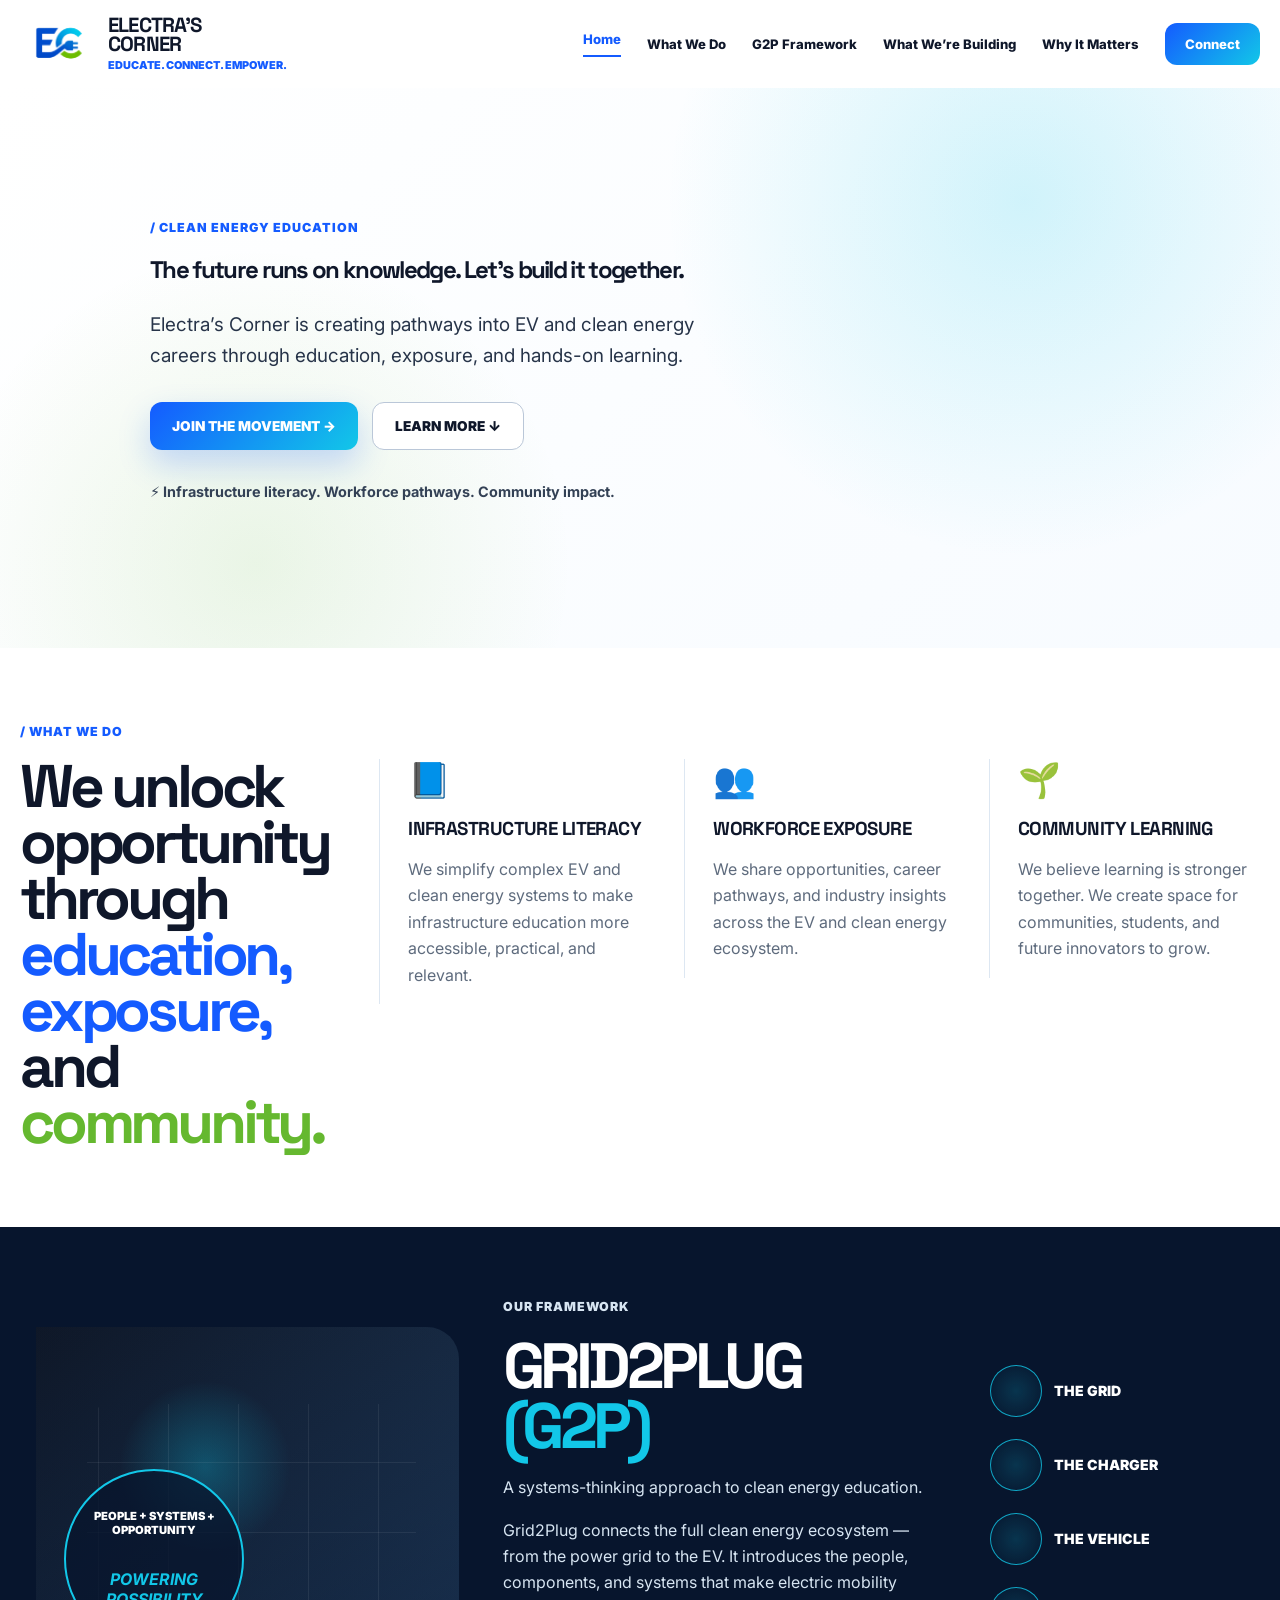
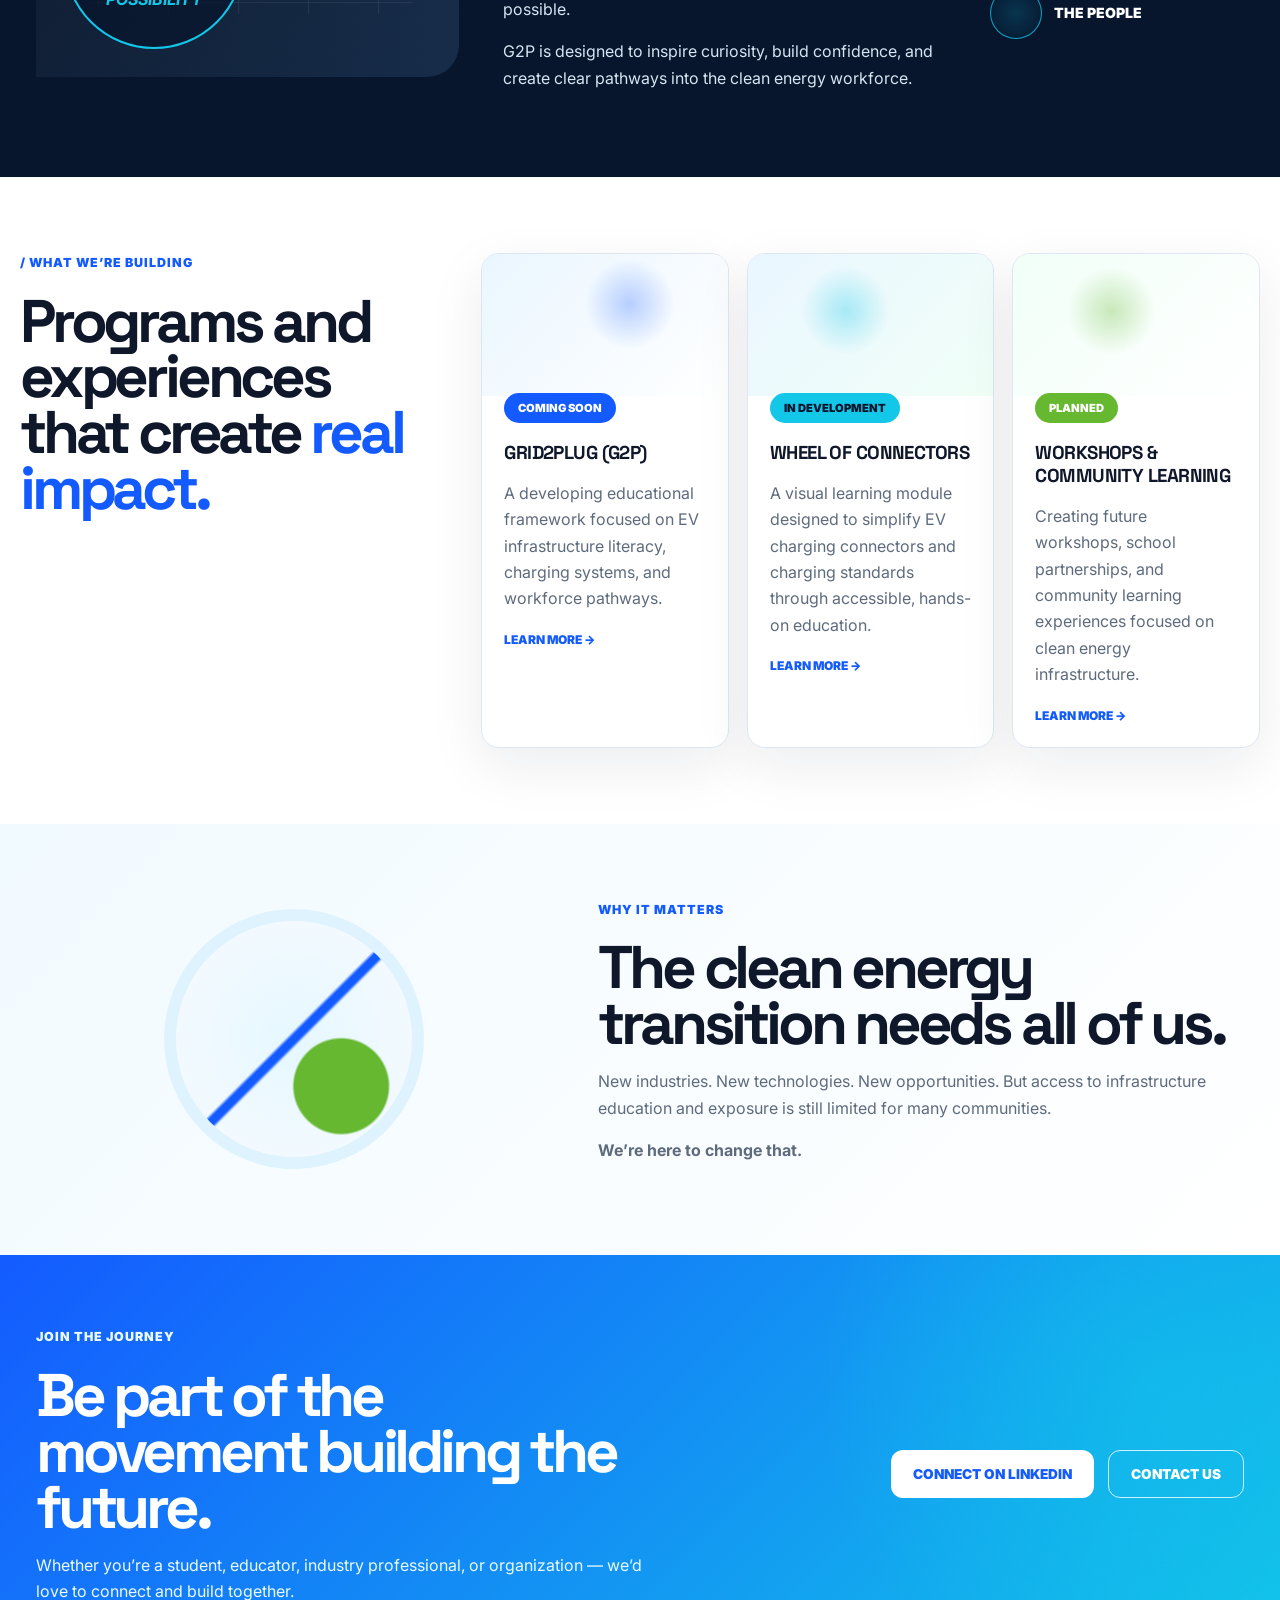
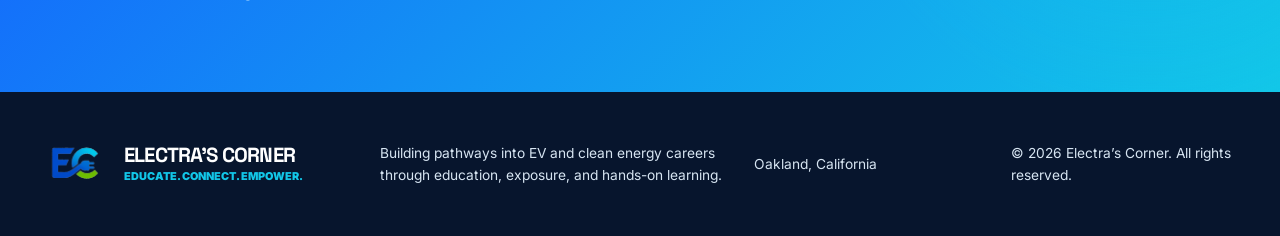
<file: index.html>
<!DOCTYPE html>
<html lang="en">
<head>
  <meta charset="UTF-8" />
  <meta name="viewport" content="width=device-width, initial-scale=1.0" />
  <title>Electra’s Corner | Clean Energy Education</title>
  <meta name="description" content="Electra’s Corner is creating pathways into EV and clean energy careers through education, exposure, and hands-on learning." />
  <link rel="preconnect" href="https://fonts.googleapis.com">
  <link rel="preconnect" href="https://fonts.gstatic.com" crossorigin>
  <link href="https://fonts.googleapis.com/css2?family=Inter:wght@400;500;600;700;800;900&family=Space+Grotesk:wght@600;700&display=swap" rel="stylesheet">
  <link rel="stylesheet" href="styles.css" />
</head>
<body>
  <header class="header">
    <a class="logo-wrap" href="#">
      <img src="ec-logo.png" alt="Electra’s Corner logo" class="logo" />
      <div>
        <strong>Electra’s<br/>Corner</strong>
        <span>Educate. Connect. Empower.</span>
      </div>
    </a>

    <nav class="nav">
      <a href="#home">Home</a>
      <a href="#what">What We Do</a>
      <a href="#g2p">G2P Framework</a>
      <a href="#building">What We’re Building</a>
      <a href="#why">Why It Matters</a>
      <a class="nav-btn" href="#connect">Connect</a>
    </nav>
  </header>

  <main id="home">
    <section class="hero">
      <div class="hero-copy">
        <p class="slash">/ clean energy education</p>
        <h2>The future runs on knowledge. <span>Let’s build it together.</span></h2>
        <p class="lead">
          Electra’s Corner is creating pathways into EV and clean energy careers through
          education, exposure, and hands-on learning.
        </p>
        <div class="actions">
          <a class="btn primary" href="#connect">Join the Movement →</a>
          <a class="btn ghost" href="#what">Learn More ↓</a>
        </div>
        <p class="micro">⚡ Infrastructure literacy. Workforce pathways. Community impact.</p>
      </div>
    </section>

    <section id="what" class="what">
      <div class="section-kicker">/ what we do</div>
      <div class="what-grid">
        <div>
          <h2>We unlock opportunity through <span>education, exposure,</span> and <em>community.</em></h2>
        </div>

        <article>
          <div class="icon">📘</div>
          <h3>Infrastructure Literacy</h3>
          <p>We simplify complex EV and clean energy systems to make infrastructure education more accessible, practical, and relevant.</p>
        </article>

        <article>
          <div class="icon">👥</div>
          <h3>Workforce Exposure</h3>
          <p>We share opportunities, career pathways, and industry insights across the EV and clean energy ecosystem.</p>
        </article>

        <article>
          <div class="icon">🌱</div>
          <h3>Community Learning</h3>
          <p>We believe learning is stronger together. We create space for communities, students, and future innovators to grow.</p>
        </article>
      </div>
    </section>

    <section id="g2p" class="g2p">
      <div class="lab-photo">
        <div class="badge">
          <small>People + systems + opportunity</small>
          <strong>Powering possibility</strong>
        </div>
      </div>

      <div class="g2p-copy">
        <p class="section-kicker cyan">our framework</p>
        <h2>Grid2Plug <span>(G2P)</span></h2>
        <p>
          A systems-thinking approach to clean energy education.
        </p>
        <p>
          Grid2Plug connects the full clean energy ecosystem — from the power grid to the EV.
          It introduces the people, components, and systems that make electric mobility possible.
        </p>
        <p>
          G2P is designed to inspire curiosity, build confidence, and create clear pathways into
          the clean energy workforce.
        </p>
      </div>

      <div class="system-list">
        <div><span></span>The Grid</div>
        <div><span></span>The Charger</div>
        <div><span></span>The Vehicle</div>
        <div><span></span>The People</div>
      </div>
    </section>

    <section id="building" class="building">
      <div>
        <p class="section-kicker">/ what we’re building</p>
        <h2>Programs and experiences that create <span>real impact.</span></h2>
      </div>

      <div class="build-cards">
        <article>
          <div class="image-block one"></div>
          <span class="pill blue">Coming Soon</span>
          <h3>Grid2Plug (G2P)</h3>
          <p>A developing educational framework focused on EV infrastructure literacy, charging systems, and workforce pathways.</p>
          <a href="#g2p">Learn More →</a>
        </article>

        <article>
          <div class="image-block two"></div>
          <span class="pill cyan-pill">In Development</span>
          <h3>Wheel of Connectors</h3>
          <p>A visual learning module designed to simplify EV charging connectors and charging standards through accessible, hands-on education.</p>
          <a href="#connect">Learn More →</a>
        </article>

        <article>
          <div class="image-block three"></div>
          <span class="pill green">Planned</span>
          <h3>Workshops & Community Learning</h3>
          <p>Creating future workshops, school partnerships, and community learning experiences focused on clean energy infrastructure.</p>
          <a href="#connect">Learn More →</a>
        </article>
      </div>
    </section>

    <section id="why" class="why">
      <div class="why-art">
        <div class="city"></div>
      </div>
      <div>
        <p class="section-kicker">why it matters</p>
        <h2>The clean energy transition needs all of us.</h2>
        <p>
          New industries. New technologies. New opportunities. But access to infrastructure education
          and exposure is still limited for many communities.
        </p>
        <p><strong>We’re here to change that.</strong></p>
      </div>
    </section>

    <section id="connect" class="connect">
      <div>
        <p class="section-kicker cyan">join the journey</p>
        <h2>Be part of the movement building the future.</h2>
        <p>
          Whether you’re a student, educator, industry professional, or organization — we’d love to
          connect and build together.
        </p>
      </div>
      <div class="connect-actions">
        <a class="btn white" href="https://www.linkedin.com/theelectrascorner">Connect on LinkedIn</a>
        <a class="btn outline" href="mailto:askelectrascorner@gmail.com">Contact Us</a>
      </div>
    </section>
  </main>

  <footer class="footer">
    <div class="logo-wrap footer-brand">
      <img src="ec-logo.png" alt="Electra’s Corner logo" class="logo" />
      <div>
        <strong>Electra’s Corner</strong>
        <span>Educate. Connect. Empower.</span>
      </div>
    </div>
    <p>Building pathways into EV and clean energy careers through education, exposure, and hands-on learning.</p>
    <p>Oakland, California</p>
    <p>© 2026 Electra’s Corner. All rights reserved.</p>
  </footer>
</body>
</html>
</file>
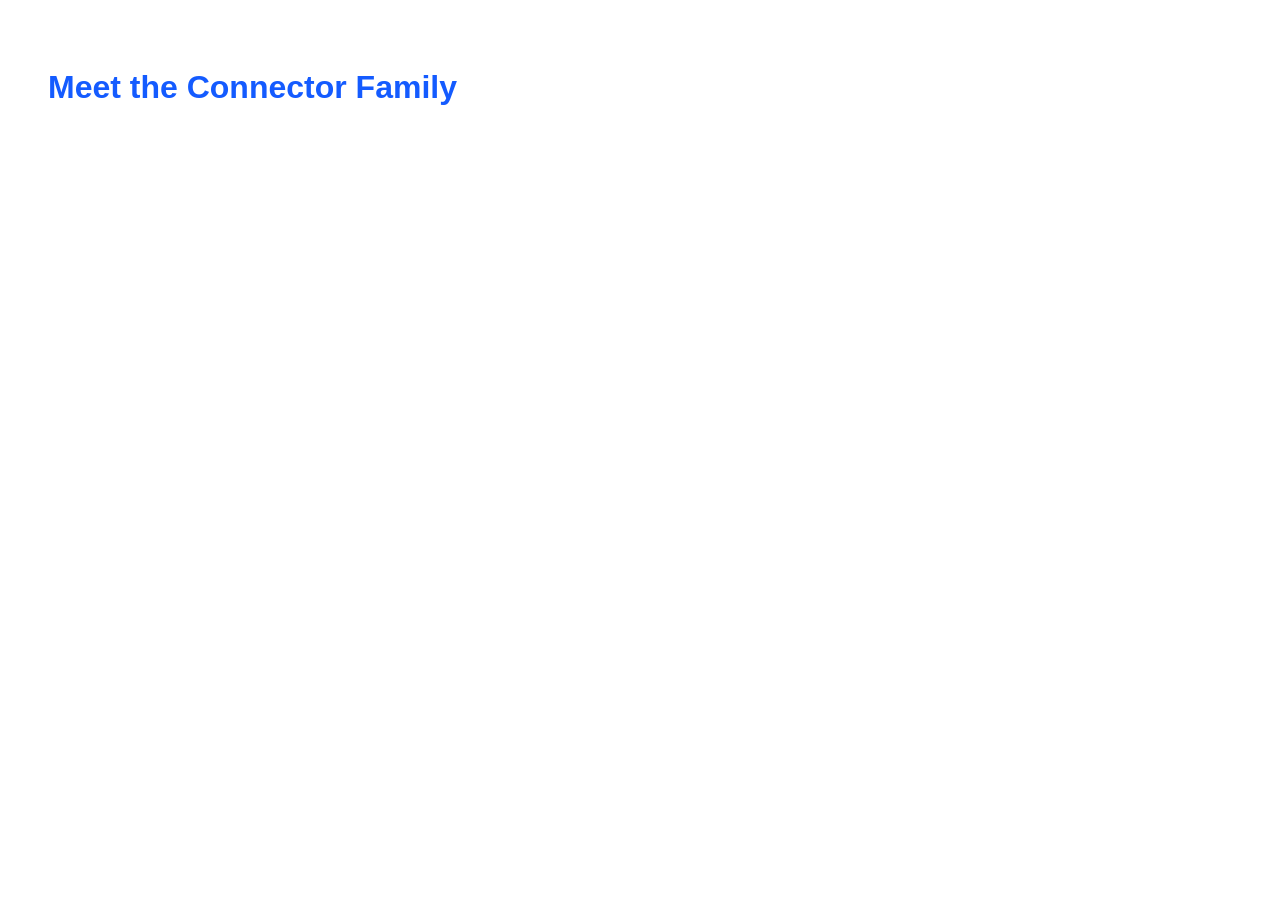
<file: connector-family.html>
<!DOCTYPE html><html><head><meta charset='UTF-8'><meta name='viewport' content='width=device-width, initial-scale=1.0'><title>Connector Family</title><link rel='stylesheet' href='woc.css'></head><body><h1>Meet the Connector Family</h1><script src='woc.js'></script></body></html>
</file>
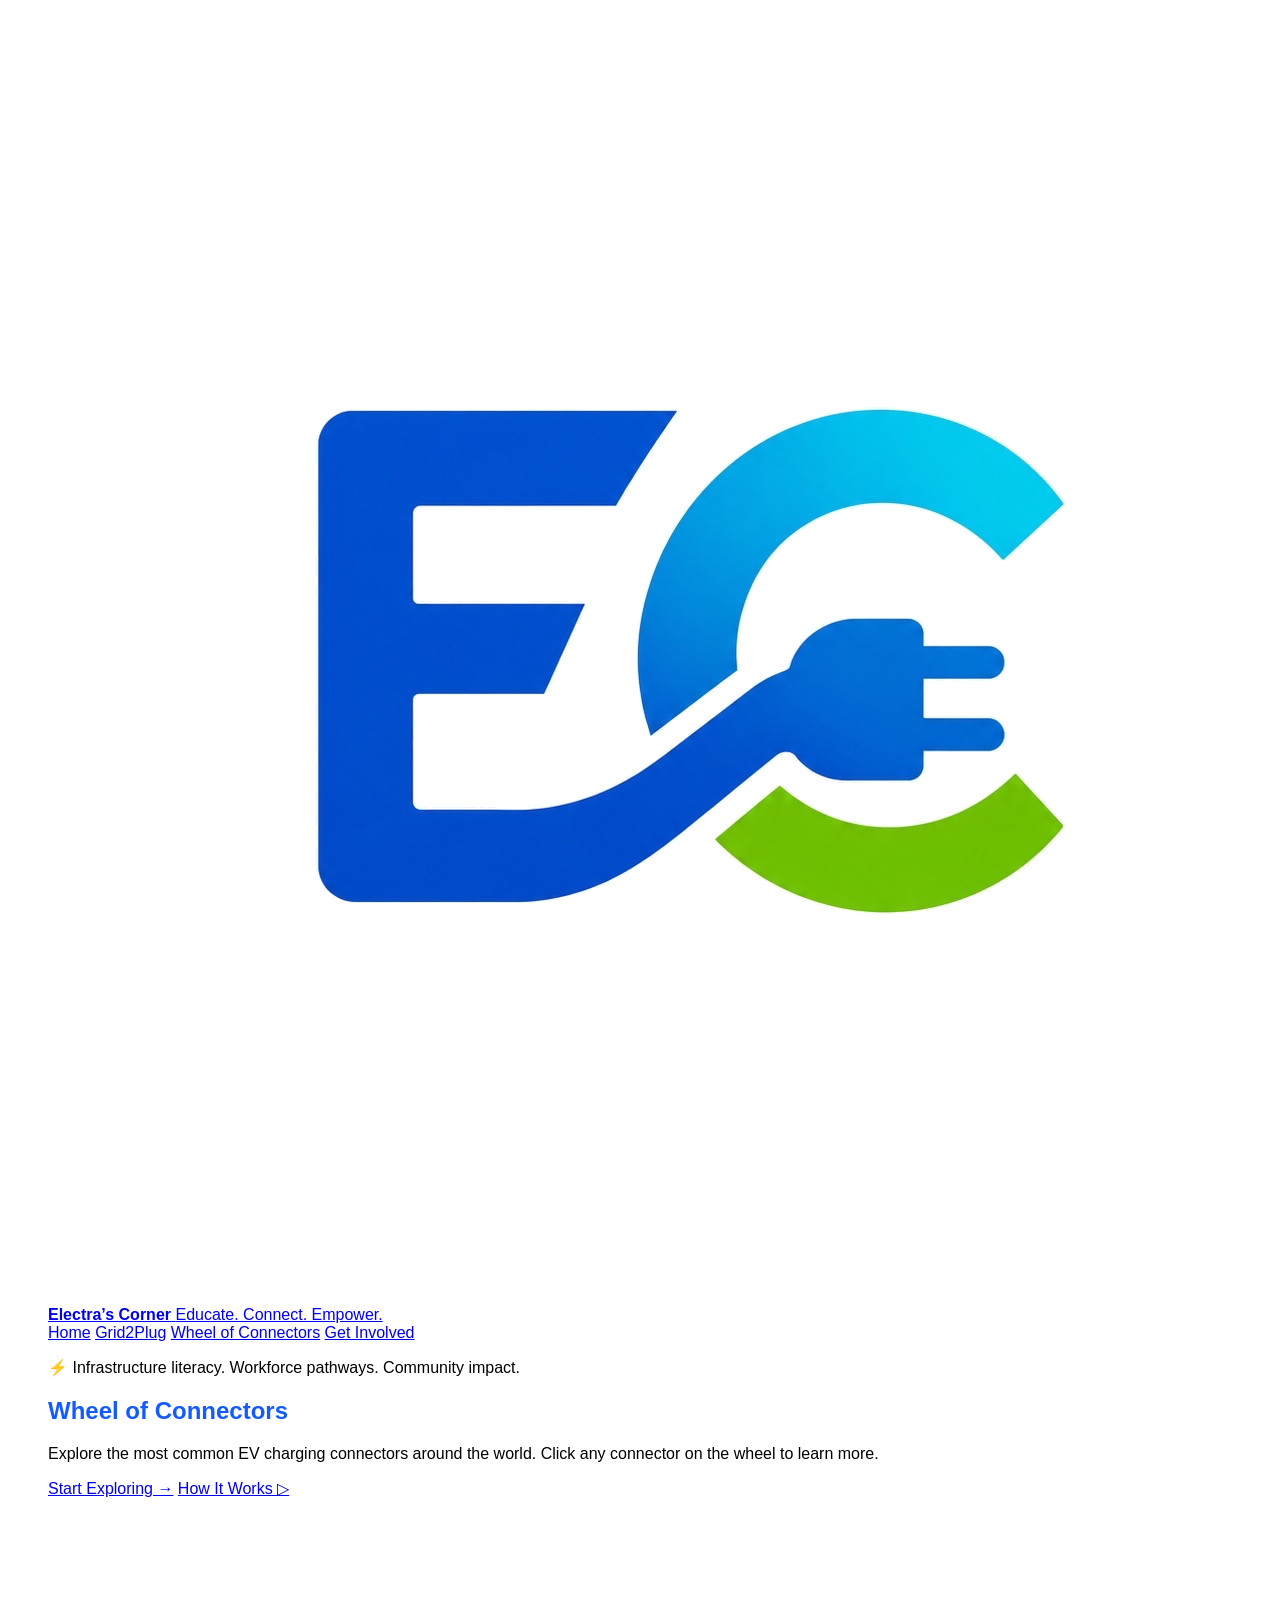
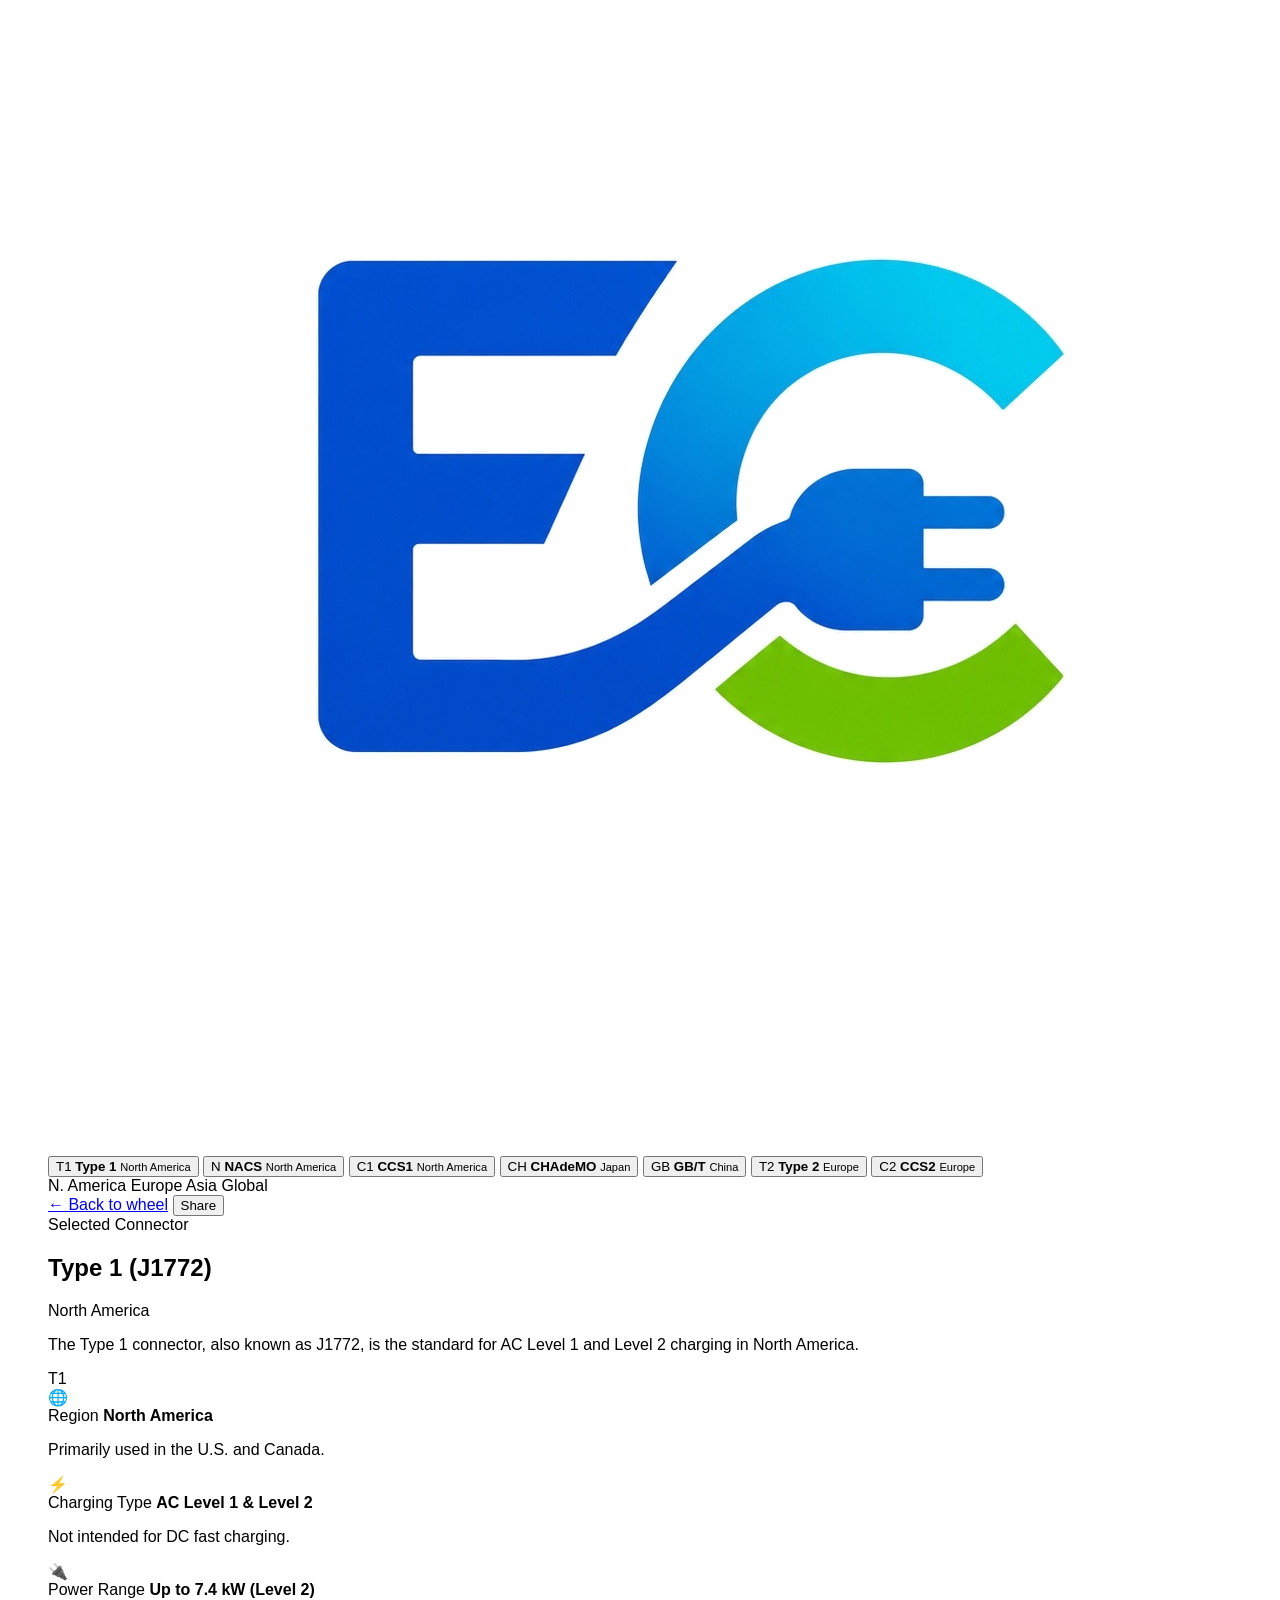
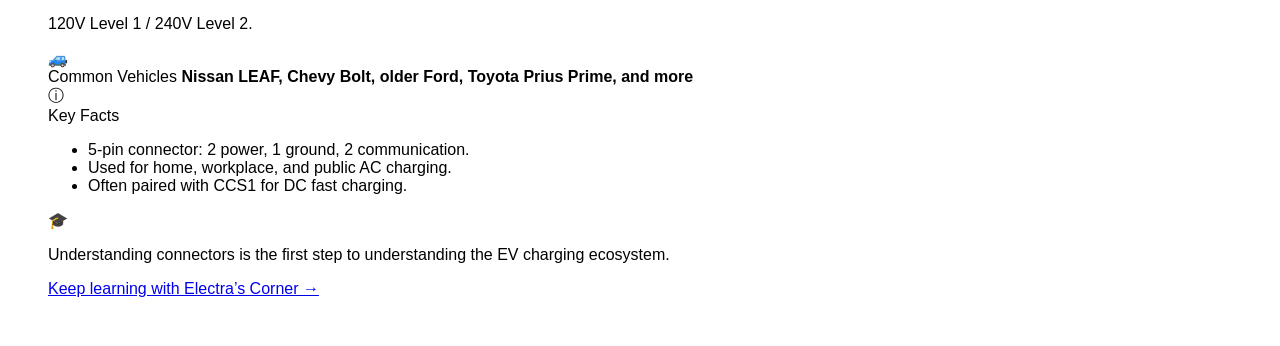
<file: wheel-of-connectors.html>
<!DOCTYPE html>
<html lang="en">
<head>
  <meta charset="UTF-8" />
  <meta name="viewport" content="width=device-width, initial-scale=1.0" />
  <title>Wheel of Connectors | Electra’s Corner</title>
  <meta name="description" content="Explore EV charging connectors through Electra’s Corner’s interactive Wheel of Connectors learning tool." />
  <link rel="preconnect" href="https://fonts.googleapis.com">
  <link rel="preconnect" href="https://fonts.gstatic.com" crossorigin>
  <link href="https://fonts.googleapis.com/css2?family=Inter:wght@400;500;600;700;800;900&family=Space+Grotesk:wght@600;700&display=swap" rel="stylesheet">
  <link rel="stylesheet" href="woc.css" />
</head>
<body>
  <header class="woc-header">
    <a class="brand" href="index.html" aria-label="Electra’s Corner home">
      <img src="ec-logo.png" alt="Electra’s Corner logo" />
      <div>
        <strong>Electra’s Corner</strong>
        <span>Educate. Connect. Empower.</span>
      </div>
    </a>

    <nav class="woc-nav">
      <a href="index.html">Home</a>
      <a href="index.html#g2p">Grid2Plug</a>
      <a href="wheel-of-connectors.html" class="active">Wheel of Connectors</a>
      <a href="index.html#connect" class="nav-button">Get Involved</a>
    </nav>
  </header>

  <main class="page-shell">
    <section class="left-panel">
      <p class="tag">⚡ Infrastructure literacy. Workforce pathways. Community impact.</p>
      <h1>Wheel of <span>Connectors</span></h1>
      <p class="intro">
        Explore the most common EV charging connectors around the world.
        Click any connector on the wheel to learn more.
      </p>

      <div class="actions">
        <a href="#wheel" class="button primary">Start Exploring →</a>
        <a href="#how" class="button secondary">How It Works ▷</a>
      </div>

      <div id="wheel" class="wheel-card">
        <div class="wheel">
          <div class="center-logo">
            <img src="ec-logo.png" alt="" />
          </div>

          <button class="node active" data-connector="j1772" style="--angle: 270deg;">
            <span>T1</span>
            <strong>Type 1</strong>
            <small>North America</small>
          </button>

          <button class="node" data-connector="nacs" style="--angle: 320deg;">
            <span>N</span>
            <strong>NACS</strong>
            <small>North America</small>
          </button>

          <button class="node" data-connector="ccs1" style="--angle: 20deg;">
            <span>C1</span>
            <strong>CCS1</strong>
            <small>North America</small>
          </button>

          <button class="node" data-connector="chademo" style="--angle: 75deg;">
            <span>CH</span>
            <strong>CHAdeMO</strong>
            <small>Japan</small>
          </button>

          <button class="node" data-connector="gbt" style="--angle: 125deg;">
            <span>GB</span>
            <strong>GB/T</strong>
            <small>China</small>
          </button>

          <button class="node" data-connector="type2" style="--angle: 180deg;">
            <span>T2</span>
            <strong>Type 2</strong>
            <small>Europe</small>
          </button>

          <button class="node" data-connector="ccs2" style="--angle: 225deg;">
            <span>C2</span>
            <strong>CCS2</strong>
            <small>Europe</small>
          </button>
        </div>

        <div class="legend">
          <span><i class="north"></i>N. America</span>
          <span><i class="europe"></i>Europe</span>
          <span><i class="asia"></i>Asia</span>
          <span><i class="global"></i>Global</span>
        </div>
      </div>
    </section>

    <aside class="detail-card" aria-live="polite">
      <div class="detail-top">
        <a href="#wheel" class="back">← Back to wheel</a>
        <button class="share" type="button">Share</button>
      </div>

      <div class="connector-hero">
        <div>
          <span class="pill">Selected Connector</span>
          <h2 id="name">Type 1 (J1772)</h2>
          <p class="region" id="region-main">North America</p>
          <p class="summary" id="summary">
            The Type 1 connector, also known as J1772, is the standard for AC Level 1 and Level 2 charging in North America.
          </p>
        </div>
        <div class="connector-visual" id="visual">T1</div>
      </div>

      <div class="info-grid">
        <article>
          <div class="icon">🌐</div>
          <span>Region</span>
          <strong id="region">North America</strong>
          <p id="region-note">Primarily used in the U.S. and Canada.</p>
        </article>

        <article>
          <div class="icon">⚡</div>
          <span>Charging Type</span>
          <strong id="type">AC Level 1 & Level 2</strong>
          <p id="type-note">Not intended for DC fast charging.</p>
        </article>

        <article>
          <div class="icon">🔌</div>
          <span>Power Range</span>
          <strong id="power">Up to 7.4 kW (Level 2)</strong>
          <p id="power-note">120V Level 1 / 240V Level 2.</p>
        </article>

        <article>
          <div class="icon">🚙</div>
          <span>Common Vehicles</span>
          <strong id="vehicles">Nissan LEAF, Chevy Bolt, older Ford, Toyota Prius Prime, and more</strong>
        </article>
      </div>

      <div class="key-facts">
        <div class="icon">ⓘ</div>
        <div>
          <span>Key Facts</span>
          <ul id="facts">
            <li>5-pin connector: 2 power, 1 ground, 2 communication.</li>
            <li>Used for home, workplace, and public AC charging.</li>
            <li>Often paired with CCS1 for DC fast charging.</li>
          </ul>
        </div>
      </div>

      <div id="how" class="learn-more">
        <div class="icon">🎓</div>
        <p>Understanding connectors is the first step to understanding the EV charging ecosystem.</p>
        <a href="index.html#g2p">Keep learning with Electra’s Corner →</a>
      </div>
    </aside>
  </main>

  <script src="woc.js"></script>
</body>
</html>
</file>
<file: styles.css>
:root {
  --navy: #07152D;
  --navy-2: #0B1F42;
  --blue: #145BFF;
  --cyan: #12C7E8;
  --green: #65B82F;
  --soft: #F7FBFF;
  --text: #0F172A;
  --muted: #5E6B7D;
  --line: #DDE7F2;
  --white: #fff;
  --shadow: 0 24px 70px rgba(7, 21, 45, .14);
}

* { box-sizing: border-box; }
html { scroll-behavior: smooth; }
body {
  margin: 0;
  font-family: Inter, system-ui, sans-serif;
  color: var(--text);
  background: white;
}
a { text-decoration: none; color: inherit; }
img { max-width: 100%; display: block; }

.header {
  width: min(1240px, calc(100% - 36px));
  height: 88px;
  margin: 0 auto;
  display: flex;
  align-items: center;
  justify-content: space-between;
}

.logo-wrap {
  display: flex;
  align-items: center;
  gap: 12px;
}
.logo {
  width: 76px;
  height: auto;
}
.logo-wrap strong {
  display: block;
  font-family: "Space Grotesk", sans-serif;
  text-transform: uppercase;
  line-height: .88;
  font-size: 1.28rem;
  letter-spacing: -.04em;
}
.logo-wrap span {
  display: block;
  margin-top: 5px;
  font-size: .68rem;
  font-weight: 900;
  text-transform: uppercase;
  color: var(--blue);
}
.logo-wrap span::after { content: " "; }
.nav {
  display: flex;
  align-items: center;
  gap: 26px;
  font-weight: 800;
  font-size: .82rem;
}
.nav a:first-child {
  color: var(--blue);
  border-bottom: 2px solid var(--blue);
  padding-bottom: 8px;
}
.nav-btn {
  background: linear-gradient(135deg, var(--blue), var(--cyan));
  color: white !important;
  padding: 13px 20px;
  border-radius: 12px;
  border: none !important;
}

.hero {
  min-height: 560px;
  display: flex;
  align-items: center;
  background:
    radial-gradient(circle at 80% 20%, rgba(18,199,232,.18), transparent 32%),
    radial-gradient(circle at 20% 85%, rgba(101,184,47,.12), transparent 28%),
    linear-gradient(135deg, #FFFFFF 0%, #F7FBFF 100%);
}

.hero-copy {
  width: min(1240px, calc(100% - 36px));
  margin: 0 auto;
  padding: 86px 0;
  max-width: 980px;
}
.slash, .section-kicker {
  margin: 0 0 20px;
  color: var(--blue);
  text-transform: uppercase;
  letter-spacing: .08em;
  font-size: .78rem;
  font-weight: 900;
}
.hero h1, h2 {
  font-family: "Space Grotesk", sans-serif;
  letter-spacing: -.07em;
  line-height: .93;
}
.hero h1 {
  margin: 0;
  font-size: clamp(4rem, 9vw, 8rem);
  text-transform: uppercase;
  max-width: 1100px;
}
.hero h1 span {
  display: block;
  background: linear-gradient(90deg, var(--blue), var(--cyan), var(--green));
  -webkit-background-clip: text;
  color: transparent;
}
.lead {
  margin: 28px 0 30px;
  font-size: 1.18rem;
  line-height: 1.65;
  color: #273449;
  max-width: 560px;
}
.actions {
  display: flex;
  flex-wrap: wrap;
  gap: 14px;
}
.btn {
  display: inline-flex;
  align-items: center;
  justify-content: center;
  min-height: 48px;
  padding: 0 22px;
  border-radius: 12px;
  font-weight: 900;
  font-size: .85rem;
  text-transform: uppercase;
}
.primary {
  background: linear-gradient(135deg, var(--blue), var(--cyan));
  color: white;
  box-shadow: 0 14px 32px rgba(20, 91, 255, .22);
}
.ghost {
  border: 1px solid #BAC7D8;
  background: white;
}
.micro {
  margin-top: 30px;
  font-size: .9rem;
  color: #334155;
  font-weight: 700;
}
.hero-visual {
  position: relative;
  min-height: 620px;
  display: flex;
  align-items: stretch;
  justify-content: flex-end;
}
.photo-card {
  width: 100%;
  position: relative;
  background:
    linear-gradient(120deg, rgba(255,255,255,.18), transparent 45%),
    radial-gradient(circle at 45% 26%, rgba(255,255,255,.6), transparent 15%),
    linear-gradient(135deg, #E7F6FF 0%, #B8D9F1 36%, #6CA3CA 100%);
}
.photo-card::after {
  content: "";
  position: absolute;
  inset: auto 0 0 0;
  height: 170px;
  background: linear-gradient(transparent, rgba(255,255,255,.9));
}
.charger {
  position: absolute;
  right: 8%;
  top: 80px;
  width: min(310px, 38vw);
  height: 470px;
  background: linear-gradient(160deg, #101A27, #111827);
  border-radius: 46px;
  box-shadow: var(--shadow);
}
.charger img {
  width: 92px;
  position: absolute;
  top: 42px;
  left: 50%;
  transform: translateX(-50%);
}
.plug {
  position: absolute;
  left: 70px;
  top: 185px;
  width: 150px;
  height: 96px;
  border-radius: 28px;
  border: 5px solid var(--cyan);
}
.plug::after {
  content: "";
  position: absolute;
  left: 56px;
  top: 40px;
  width: 150px;
  height: 30px;
  background: #E8F1FA;
  border-radius: 30px;
  transform: rotate(32deg);
}
.person-card {
  position: absolute;
  left: 8%;
  bottom: 60px;
  background: rgba(7,21,45,.88);
  color: white;
  border-radius: 24px;
  padding: 20px 22px;
  box-shadow: var(--shadow);
}
.person-card p {
  margin: 0;
  font-size: 1.35rem;
  line-height: 1.2;
  font-weight: 900;
  font-style: italic;
}
.person-card p::after {
  content: "";
  display: block;
  width: 76px;
  height: 5px;
  background: var(--green);
  margin-top: 10px;
  border-radius: 999px;
}

.what, .building, .why {
  width: min(1240px, calc(100% - 36px));
  margin: 0 auto;
  padding: 76px 0;
}
.what-grid {
  display: grid;
  grid-template-columns: 1.2fr repeat(3, 1fr);
  gap: 34px;
  align-items: start;
}
.what h2, .building h2, .why h2, .connect h2 {
  font-size: clamp(2.1rem, 4.7vw, 4rem);
  margin: 0;
}
.what h2 span { color: var(--blue); }
.what h2 em {
  color: var(--green);
  font-style: normal;
}
.what article {
  border-left: 1px solid var(--line);
  padding-left: 28px;
}
.icon {
  font-size: 2.15rem;
  margin-bottom: 16px;
}
h3 {
  margin: 0 0 12px;
  font-family: "Space Grotesk", sans-serif;
  text-transform: uppercase;
  letter-spacing: -.03em;
}
p { color: var(--muted); line-height: 1.65; }

.g2p {
  background: var(--navy);
  color: white;
  display: grid;
  grid-template-columns: 1fr 1.05fr .6fr;
  gap: 44px;
  align-items: center;
  padding: 70px max(36px, calc((100vw - 1240px) / 2));
}
.lab-photo {
  min-height: 350px;
  border-radius: 0 32px 32px 0;
  background:
    linear-gradient(rgba(7,21,45,.15), rgba(7,21,45,.42)),
    radial-gradient(circle at 40% 40%, rgba(18,199,232,.4), transparent 26%),
    linear-gradient(135deg, #101827, #213D5E);
  position: relative;
  overflow: hidden;
}
.lab-photo::before {
  content: "";
  position: absolute;
  inset: 22% 10% 18% 12%;
  background:
    linear-gradient(90deg, transparent 15%, rgba(255,255,255,.12) 16%, transparent 17%),
    linear-gradient(0deg, transparent 15%, rgba(255,255,255,.12) 16%, transparent 17%);
  background-size: 70px 70px;
  border-radius: 24px;
}
.badge {
  position: absolute;
  bottom: 28px;
  left: 28px;
  width: 180px;
  height: 180px;
  border-radius: 999px;
  border: 2px solid var(--cyan);
  display: grid;
  place-items: center;
  text-align: center;
  padding: 22px;
  background: rgba(7,21,45,.75);
}
.badge small {
  text-transform: uppercase;
  font-weight: 900;
  font-size: .7rem;
}
.badge strong {
  color: var(--cyan);
  text-transform: uppercase;
  font-style: italic;
}
.g2p h2 {
  font-size: clamp(2.4rem, 5vw, 4.7rem);
  margin: 0 0 18px;
  text-transform: uppercase;
}
.g2p h2 span { color: var(--cyan); }
.g2p p { color: #D7E5F2; }
.cyan { color: var(--cyan); }
.system-list {
  display: grid;
  gap: 22px;
  text-transform: uppercase;
  font-weight: 900;
  font-size: .88rem;
}
.system-list div {
  display: flex;
  align-items: center;
  gap: 12px;
}
.system-list span {
  width: 52px;
  height: 52px;
  border-radius: 999px;
  border: 1px solid rgba(18,199,232,.8);
  background: radial-gradient(circle, rgba(18,199,232,.18), transparent);
}

.building {
  display: grid;
  grid-template-columns: .75fr 1.4fr;
  gap: 44px;
  align-items: start;
}
.building h2 span {
  color: var(--blue);
  position: relative;
}
.building h2 span::after {
  content: "";
  position: absolute;
  left: 0;
  bottom: -4px;
  width: 90%;
  height: 7px;
  background: var(--green);
  border-radius: 999px;
  opacity: .8;
}
.build-cards {
  display: grid;
  grid-template-columns: repeat(3, 1fr);
  gap: 18px;
}
.build-cards article {
  border: 1px solid var(--line);
  border-radius: 18px;
  overflow: hidden;
  background: white;
  box-shadow: 0 18px 55px rgba(7, 21, 45, .08);
}
.image-block {
  height: 142px;
  background: linear-gradient(135deg, #dff7ff, #edf7ff);
}
.image-block.one {
  background: radial-gradient(circle at 60% 35%, rgba(20,91,255,.28), transparent 26%), linear-gradient(135deg, #EAF6FF, #fff);
}
.image-block.two {
  background: radial-gradient(circle at 40% 40%, rgba(18,199,232,.32), transparent 26%), linear-gradient(135deg, #EAF6FF, #F1FFF8);
}
.image-block.three {
  background: radial-gradient(circle at 40% 40%, rgba(101,184,47,.32), transparent 26%), linear-gradient(135deg, #F1FFF8, #fff);
}
.build-cards article h3,
.build-cards article p,
.build-cards article a {
  margin-left: 22px;
  margin-right: 22px;
}
.pill {
  display: inline-flex;
  margin: -18px 0 18px 22px;
  position: relative;
  z-index: 1;
  padding: 8px 14px;
  border-radius: 999px;
  color: white;
  font-size: .7rem;
  text-transform: uppercase;
  font-weight: 900;
}
.blue { background: var(--blue); }
.cyan-pill { background: var(--cyan); color: var(--navy); }
.green { background: var(--green); }
.build-cards article a {
  display: inline-block;
  margin-bottom: 24px;
  color: var(--blue);
  font-weight: 900;
  text-transform: uppercase;
  font-size: .75rem;
}

.why {
  display: grid;
  grid-template-columns: .8fr 1fr;
  gap: 46px;
  align-items: center;
  background: linear-gradient(135deg, #F1FAFF, #FFFFFF);
  width: 100%;
  padding-left: max(36px, calc((100vw - 1240px) / 2));
  padding-right: max(36px, calc((100vw - 1240px) / 2));
}
.why-art {
  display: grid;
  place-items: center;
}
.city {
  width: 260px;
  height: 260px;
  border-radius: 999px;
  background:
    radial-gradient(circle at 70% 70%, var(--green) 0 20%, transparent 21%),
    linear-gradient(135deg, transparent 48%, var(--blue) 49% 51%, transparent 52%),
    radial-gradient(circle, #E6F7FF, #F7FBFF);
  border: 12px solid #DFF3FF;
}

.connect {
  display: grid;
  grid-template-columns: 1fr .9fr;
  gap: 30px;
  align-items: center;
  padding: 72px max(36px, calc((100vw - 1240px) / 2));
  color: white;
  background:
    radial-gradient(circle at 90% 30%, rgba(18,199,232,.45), transparent 28%),
    linear-gradient(135deg, var(--blue), var(--cyan));
}
.connect h2 {
  max-width: 650px;
}
.connect p { color: #EAFBFF; max-width: 610px; }
.connect-actions {
  display: flex;
  gap: 14px;
  justify-content: flex-end;
  flex-wrap: wrap;
}
.white {
  background: white;
  color: var(--blue);
}
.outline {
  border: 1px solid rgba(255,255,255,.8);
  color: white;
}

.footer {
  background: var(--navy);
  color: white;
  padding: 34px max(36px, calc((100vw - 1240px) / 2));
  display: grid;
  grid-template-columns: 1.1fr 1.2fr .8fr .8fr;
  gap: 24px;
  align-items: center;
}
.footer p { color: #D7E5F2; margin: 0; font-size: .86rem; }
.footer .logo-wrap span { color: var(--cyan); }

@media (max-width: 1000px) {
  .nav { display: none; }
  .hero, .g2p, .building, .why, .connect, .footer {
    grid-template-columns: 1fr;
  }
  .hero-copy {
    padding: 50px 24px 10px;
  }
  .hero-visual {
    min-height: 420px;
  }
  .what-grid, .build-cards {
    grid-template-columns: 1fr;
  }
  .what article {
    border-left: none;
    border-top: 1px solid var(--line);
    padding: 24px 0 0;
  }
  .system-list {
    grid-template-columns: repeat(2, 1fr);
  }
  .connect-actions {
    justify-content: flex-start;
  }
}

@media (max-width: 560px) {
  .header {
    height: auto;
    padding: 18px 0;
  }
  .logo { width: 64px; }
  .logo-wrap strong { font-size: 1rem; }
  .hero h1 { font-size: 3rem; }
  .hero-copy { padding-top: 34px; }
  .charger { right: 4%; width: 240px; height: 380px; }
  .person-card { left: 5%; }
  .what, .building { padding: 54px 0; }
  .g2p, .why, .connect, .footer {
    padding-left: 22px;
    padding-right: 22px;
  }
}
</file>
<file: woc.css>
body{font-family:Arial,sans-serif;padding:40px}h1{color:#145BFF}
</file>
